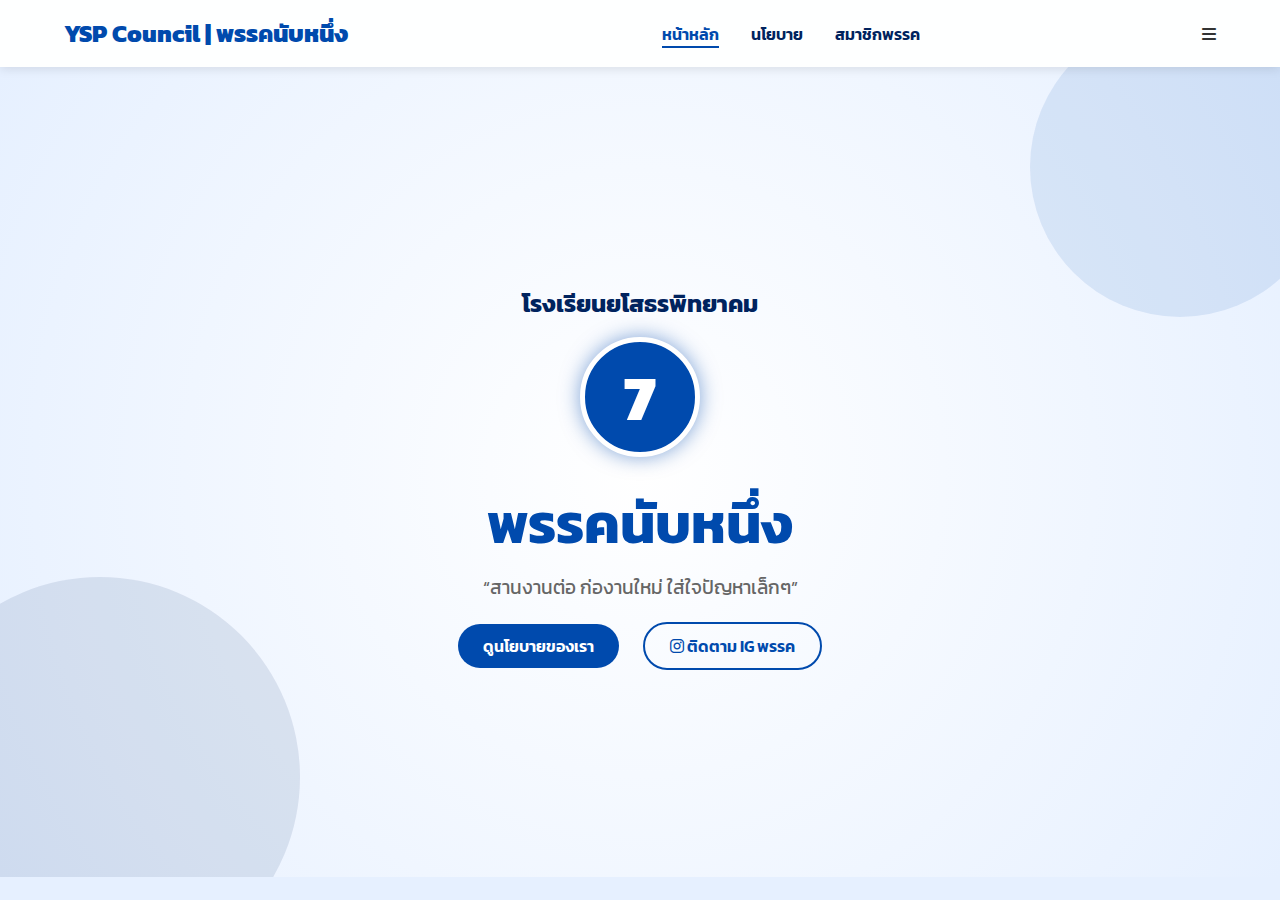
<file: index.html>
<!DOCTYPE html>
<html lang="th">
<head>
    <meta charset="UTF-8">
    <meta name="viewport" content="width=device-width, initial-scale=1.0">
    <title>พรรคนับหนึ่ง - เบอร์ 7 | YSP</title>
    <link rel="stylesheet" href="style.css">
    <link href="https://fonts.googleapis.com/css2?family=Kanit:wght@300;400;600;800&display=swap" rel="stylesheet">
    <link rel="stylesheet" href="https://cdnjs.cloudflare.com/ajax/libs/font-awesome/6.0.0/css/all.min.css">
</head>
<body>

    <nav class="navbar">
        <div class="logo">YSP Council | พรรคนับหนึ่ง</div>
        <ul class="nav-links">
            <li><a href="index.html" class="active">หน้าหลัก</a></li>
            <li><a href="policies.html">นโยบาย</a></li>
            <li><a href="members.html">สมาชิกพรรค</a></li>
        </ul>
        <div class="hamburger">
            <i class="fas fa-bars"></i>
        </div>
    </nav>

    <header class="hero">
        <div class="hero-content fade-in-up">
            <h1 class="school-name">โรงเรียนยโสธรพิทยาคม</h1>
            <div class="party-badge floating">
                <span class="number">7</span>
            </div>
            <h2 class="party-name">พรรคนับหนึ่ง</h2>
            <p class="slogan">“สานงานต่อ ก่องานใหม่ ใส่ใจปัญหาเล็กๆ”</p>
            
            <div class="cta-buttons">
                <a href="policies.html" class="btn btn-primary">ดูนโยบายของเรา</a>
                <a href="https://instagram.com/ชื่อไอจีพรรค" target="_blank" class="btn btn-outline"><i class="fab fa-instagram"></i> ติดตาม IG พรรค</a>
            </div>
        </div>
        
        <div class="shape shape-1"></div>
        <div class="shape shape-2"></div>
    </header>

    <script src="script.js"></script>
</body>
</html>
</file>
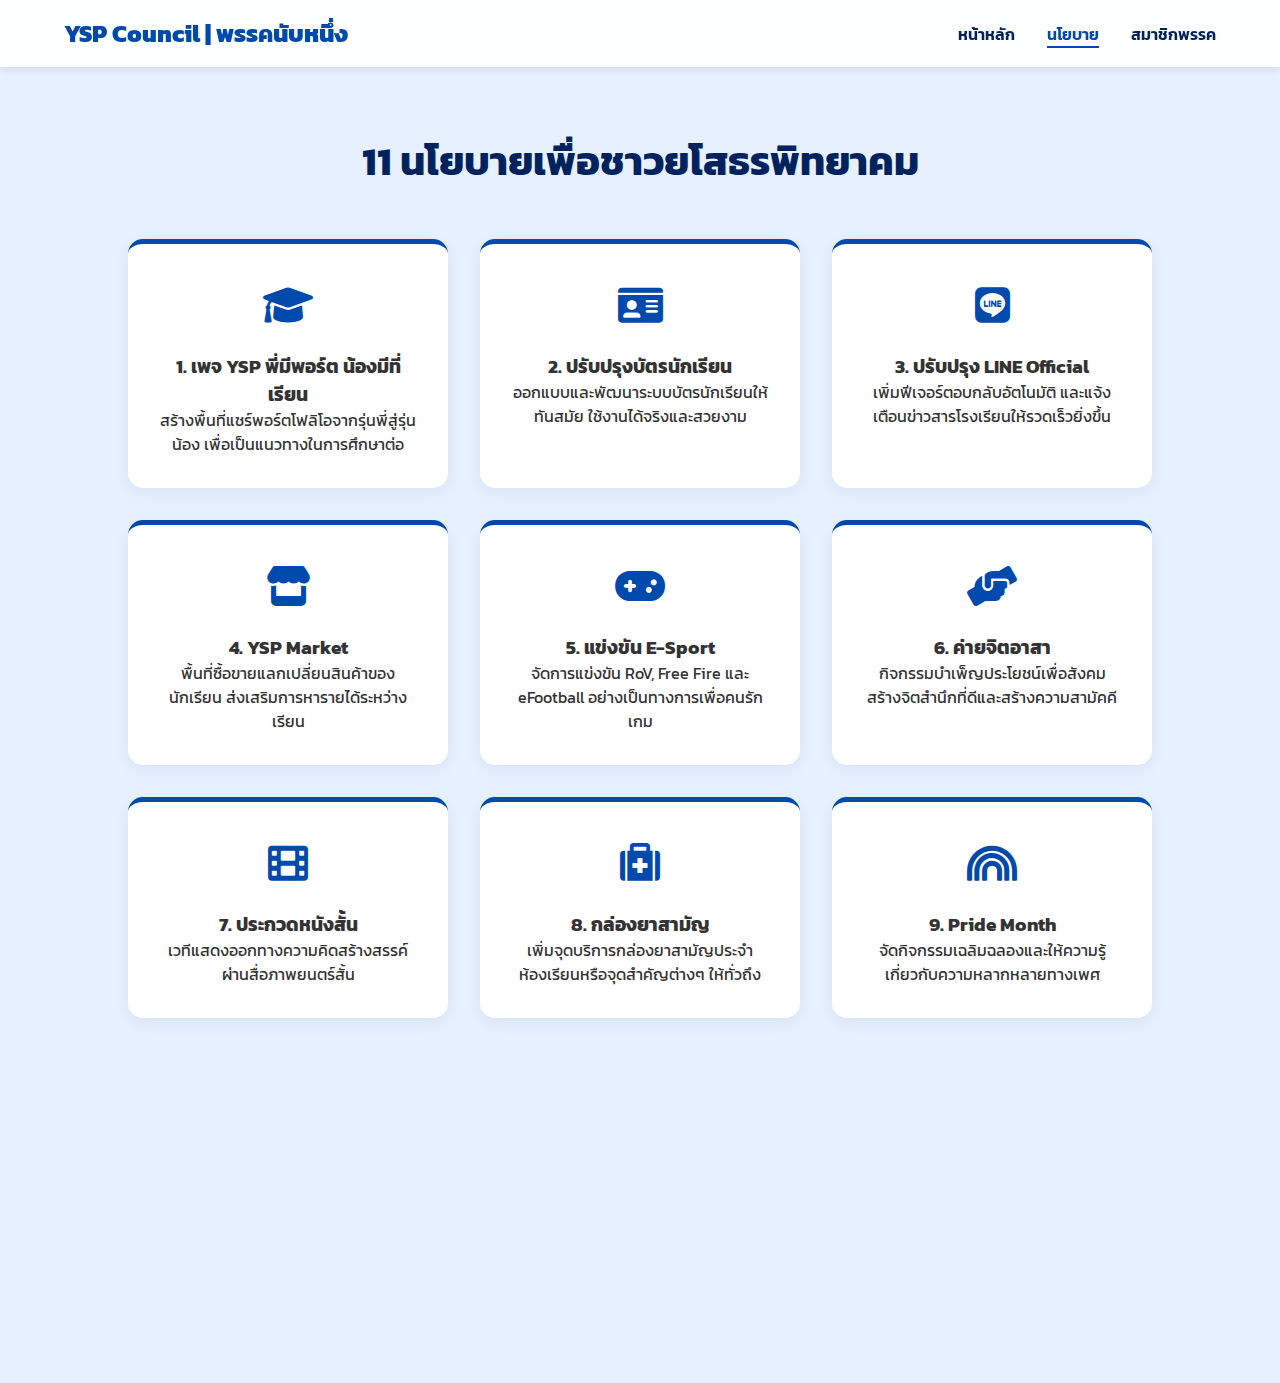
<file: policies.html>
<!DOCTYPE html>
<html lang="th">
<head>
    <meta charset="UTF-8">
    <meta name="viewport" content="width=device-width, initial-scale=1.0">
    <title>นโยบายพรรค - พรรคนับหนึ่ง เบอร์ 7</title>
    <link rel="stylesheet" href="style.css">
    <link href="https://fonts.googleapis.com/css2?family=Kanit:wght@300;400;600&display=swap" rel="stylesheet">
    <link rel="stylesheet" href="https://cdnjs.cloudflare.com/ajax/libs/font-awesome/6.0.0/css/all.min.css">
</head>
<body>

    <nav class="navbar">
        <div class="logo">YSP Council | พรรคนับหนึ่ง</div>
        <ul class="nav-links">
            <li><a href="index.html">หน้าหลัก</a></li>
            <li><a href="policies.html" class="active">นโยบาย</a></li>
            <li><a href="members.html">สมาชิกพรรค</a></li>
        </ul>
    </nav>

    <section class="policy-section">
        <h1 class="section-title">11 นโยบายเพื่อชาวยโสธรพิทยาคม</h1>
        
        <div class="policy-container">
            <div class="policy-card scroll-reveal">
                <div class="icon"><i class="fas fa-graduation-cap"></i></div>
                <h3>1. เพจ YSP พี่มีพอร์ต น้องมีที่เรียน</h3>
                <p>สร้างพื้นที่แชร์พอร์ตโฟลิโอจากรุ่นพี่สู่รุ่นน้อง เพื่อเป็นแนวทางในการศึกษาต่อ</p>
            </div>

            <div class="policy-card scroll-reveal">
                <div class="icon"><i class="fas fa-id-card"></i></div>
                <h3>2. ปรับปรุงบัตรนักเรียน</h3>
                <p>ออกแบบและพัฒนาระบบบัตรนักเรียนให้ทันสมัย ใช้งานได้จริงและสวยงาม</p>
            </div>

            <div class="policy-card scroll-reveal">
                <div class="icon"><i class="fab fa-line"></i></div>
                <h3>3. ปรับปรุง LINE Official</h3>
                <p>เพิ่มฟีเจอร์ตอบกลับอัตโนมัติ และแจ้งเตือนข่าวสารโรงเรียนให้รวดเร็วยิ่งขึ้น</p>
            </div>

            <div class="policy-card scroll-reveal">
                <div class="icon"><i class="fas fa-store"></i></div>
                <h3>4. YSP Market</h3>
                <p>พื้นที่ซื้อขายแลกเปลี่ยนสินค้าของนักเรียน ส่งเสริมการหารายได้ระหว่างเรียน</p>
            </div>

            <div class="policy-card scroll-reveal">
                <div class="icon"><i class="fas fa-gamepad"></i></div>
                <h3>5. แข่งขัน E-Sport</h3>
                <p>จัดการแข่งขัน RoV, Free Fire และ eFootball อย่างเป็นทางการเพื่อคนรักเกม</p>
            </div>

            <div class="policy-card scroll-reveal">
                <div class="icon"><i class="fas fa-hands-helping"></i></div>
                <h3>6. ค่ายจิตอาสา</h3>
                <p>กิจกรรมบำเพ็ญประโยชน์เพื่อสังคม สร้างจิตสำนึกที่ดีและสร้างความสามัคคี</p>
            </div>

            <div class="policy-card scroll-reveal">
                <div class="icon"><i class="fas fa-film"></i></div>
                <h3>7. ประกวดหนังสั้น</h3>
                <p>เวทีแสดงออกทางความคิดสร้างสรรค์ผ่านสื่อภาพยนตร์สั้น</p>
            </div>

            <div class="policy-card scroll-reveal">
                <div class="icon"><i class="fas fa-medkit"></i></div>
                <h3>8. กล่องยาสามัญ</h3>
                <p>เพิ่มจุดบริการกล่องยาสามัญประจำห้องเรียนหรือจุดสำคัญต่างๆ ให้ทั่วถึง</p>
            </div>

             <div class="policy-card scroll-reveal">
                <div class="icon"><i class="fas fa-rainbow"></i></div>
                <h3>9. Pride Month</h3>
                <p>จัดกิจกรรมเฉลิมฉลองและให้ความรู้เกี่ยวกับความหลากหลายทางเพศ</p>
            </div>

             <div class="policy-card scroll-reveal">
                <div class="icon"><i class="fas fa-book-open"></i></div>
                <h3>10. หนังสือรุ่น</h3>
                <p>จัดทำหนังสือรุ่นในรูปแบบ Digital และรูปเล่มเพื่อเก็บความทรงจำ</p>
            </div>

            <div class="policy-card scroll-reveal highlight-policy">
                <div class="icon"><i class="fas fa-volleyball-ball"></i></div>
                <h3>11. ระบบยืมอุปกรณ์กีฬา</h3>
                <p>พัฒนาระบบยืม-คืนอุปกรณ์กีฬาผ่านเว็บ ลดขั้นตอนเอกสาร</p>
                <br>
                <a href="https://forms.google.com/your-form-link" target="_blank" class="btn btn-primary">
                    <i class="fas fa-external-link-alt"></i> เข้าสู่ระบบยืมอุปกรณ์
                </a>
            </div>
        </div>
    </section>

    <script src="script.js"></script>
</body>
</html>
</file>
<file: style.css>
/* การตั้งค่าพื้นฐาน */
:root {
    --primary-blue: #004aad; /* น้ำเงินสด */
    --dark-blue: #00235e;    /* น้ำเงินเข้ม */
    --light-blue: #e6f0ff;
    --white: #ffffff;
    --text-color: #333;
}

* {
    margin: 0;
    padding: 0;
    box-sizing: border-box;
    font-family: 'Kanit', sans-serif;
}

body {
    background-color: var(--light-blue);
    color: var(--text-color);
    overflow-x: hidden;
}

/* Navbar */
.navbar {
    display: flex;
    justify-content: space-between;
    align-items: center;
    padding: 1rem 5%;
    background: rgba(255, 255, 255, 0.95);
    box-shadow: 0 2px 10px rgba(0,0,0,0.1);
    position: sticky;
    top: 0;
    z-index: 1000;
}

.logo {
    font-weight: 800;
    font-size: 1.5rem;
    color: var(--primary-blue);
}

.nav-links {
    list-style: none;
    display: flex;
}

.nav-links li {
    margin-left: 2rem;
}

.nav-links a {
    text-decoration: none;
    color: var(--dark-blue);
    font-weight: 600;
    transition: 0.3s;
}

.nav-links a:hover, .nav-links a.active {
    color: var(--primary-blue);
    border-bottom: 2px solid var(--primary-blue);
}

/* Hero Section */
.hero {
    height: 90vh;
    display: flex;
    justify-content: center;
    align-items: center;
    text-align: center;
    background: radial-gradient(circle, var(--white) 0%, var(--light-blue) 100%);
    position: relative;
    overflow: hidden;
}

.hero-content {
    z-index: 2;
}

.school-name {
    font-size: 1.5rem;
    color: var(--dark-blue);
    margin-bottom: 1rem;
}

.party-badge {
    background: var(--primary-blue);
    color: var(--white);
    width: 120px;
    height: 120px;
    border-radius: 50%;
    display: flex;
    justify-content: center;
    align-items: center;
    margin: 0 auto 1.5rem;
    box-shadow: 0 0 20px rgba(0, 74, 173, 0.5);
    font-size: 4rem;
    font-weight: 800;
    border: 5px solid var(--white);
}

/* Animation: Floating Badge */
.floating {
    animation: float 3s ease-in-out infinite;
}

@keyframes float {
    0% { transform: translateY(0px); }
    50% { transform: translateY(-15px); }
    100% { transform: translateY(0px); }
}

.party-name {
    font-size: 3.5rem;
    color: var(--primary-blue);
    margin-bottom: 0.5rem;
}

.slogan {
    font-size: 1.2rem;
    color: #666;
    margin-bottom: 2rem;
}

.btn {
    padding: 10px 25px;
    border-radius: 50px;
    text-decoration: none;
    font-weight: 600;
    margin: 0 10px;
    transition: 0.3s;
}

.btn-primary {
    background: var(--primary-blue);
    color: var(--white);
}

.btn-primary:hover {
    background: var(--dark-blue);
    transform: scale(1.05);
}

.btn-outline {
    border: 2px solid var(--primary-blue);
    color: var(--primary-blue);
}

.btn-outline:hover {
    background: var(--primary-blue);
    color: var(--white);
}

/* Background Shapes */
.shape {
    position: absolute;
    border-radius: 50%;
    opacity: 0.1;
    z-index: 1;
}

.shape-1 {
    width: 300px;
    height: 300px;
    background: var(--primary-blue);
    top: -50px;
    right: -50px;
}

.shape-2 {
    width: 400px;
    height: 400px;
    background: var(--dark-blue);
    bottom: -100px;
    left: -100px;
}

/* Policy Section */
.policy-section, .members-section {
    padding: 4rem 10%;
    text-align: center;
}

.section-title {
    font-size: 2.5rem;
    color: var(--dark-blue);
    margin-bottom: 3rem;
}

.policy-container {
    display: grid;
    grid-template-columns: repeat(auto-fit, minmax(280px, 1fr));
    gap: 2rem;
}

.policy-card {
    background: var(--white);
    padding: 2rem;
    border-radius: 15px;
    box-shadow: 0 5px 15px rgba(0,0,0,0.05);
    transition: 0.3s;
    border-top: 5px solid var(--primary-blue);
}

.policy-card:hover {
    transform: translateY(-10px);
    box-shadow: 0 10px 25px rgba(0,0,0,0.1);
}

.policy-card .icon {
    font-size: 2.5rem;
    color: var(--primary-blue);
    margin-bottom: 1rem;
}

.highlight-policy {
    border-top: 5px solid #ffcc00; /* สีทองสำหรับความสำคัญ */
    background: #fffdf0;
}

/* Members Section */
.members-grid {
    display: grid;
    grid-template-columns: repeat(auto-fit, minmax(200px, 1fr));
    gap: 2rem;
}

.member-card {
    background: var(--white);
    border-radius: 15px;
    padding: 1.5rem;
    text-align: center;
    box-shadow: 0 5px 15px rgba(0,0,0,0.05);
    cursor: pointer;
    transition: 0.3s;
}

.member-card:hover {
    transform: scale(1.05);
}

.member-img img {
    width: 120px;
    height: 120px;
    border-radius: 50%;
    object-fit: cover;
    border: 3px solid var(--primary-blue);
    margin-bottom: 1rem;
}

.btn-small {
    margin-top: 10px;
    padding: 5px 15px;
    background: var(--light-blue);
    color: var(--primary-blue);
    border: none;
    border-radius: 20px;
    cursor: pointer;
}

/* Modal */
.modal {
    display: none;
    position: fixed;
    z-index: 2000;
    left: 0;
    top: 0;
    width: 100%;
    height: 100%;
    background-color: rgba(0,0,0,0.6);
    backdrop-filter: blur(5px);
}

.modal-content {
    background-color: var(--white);
    margin: 10% auto;
    padding: 2rem;
    border-radius: 20px;
    width: 90%;
    max-width: 500px;
    position: relative;
    text-align: center;
    animation: slideDown 0.4s;
}

@keyframes slideDown {
    from { top: -100px; opacity: 0; }
    to { top: 0; opacity: 1; }
}

.close-btn {
    position: absolute;
    top: 10px;
    right: 20px;
    font-size: 2rem;
    cursor: pointer;
    color: #999;
}

#modal-img {
    width: 150px;
    height: 150px;
    border-radius: 50%;
    margin-bottom: 1rem;
    border: 4px solid var(--primary-blue);
}

.modal-social a {
    display: inline-block;
    margin: 10px;
    color: var(--dark-blue);
    text-decoration: none;
    font-size: 1.1rem;
}

/* Responsive */
@media (max-width: 768px) {
    .party-name { font-size: 2.5rem; }
    .nav-links { display: none; } /* ซ่อนเมนูบนมือถือแบบง่าย (สามารถทำ JS toggle ได้) */
}

/* Animation on Scroll Class */
.scroll-reveal {
    opacity: 0;
    transform: translateY(30px);
    transition: all 0.6s ease-out;
}

.scroll-reveal.visible {
    opacity: 1;
    transform: translateY(0);
}
</file>
